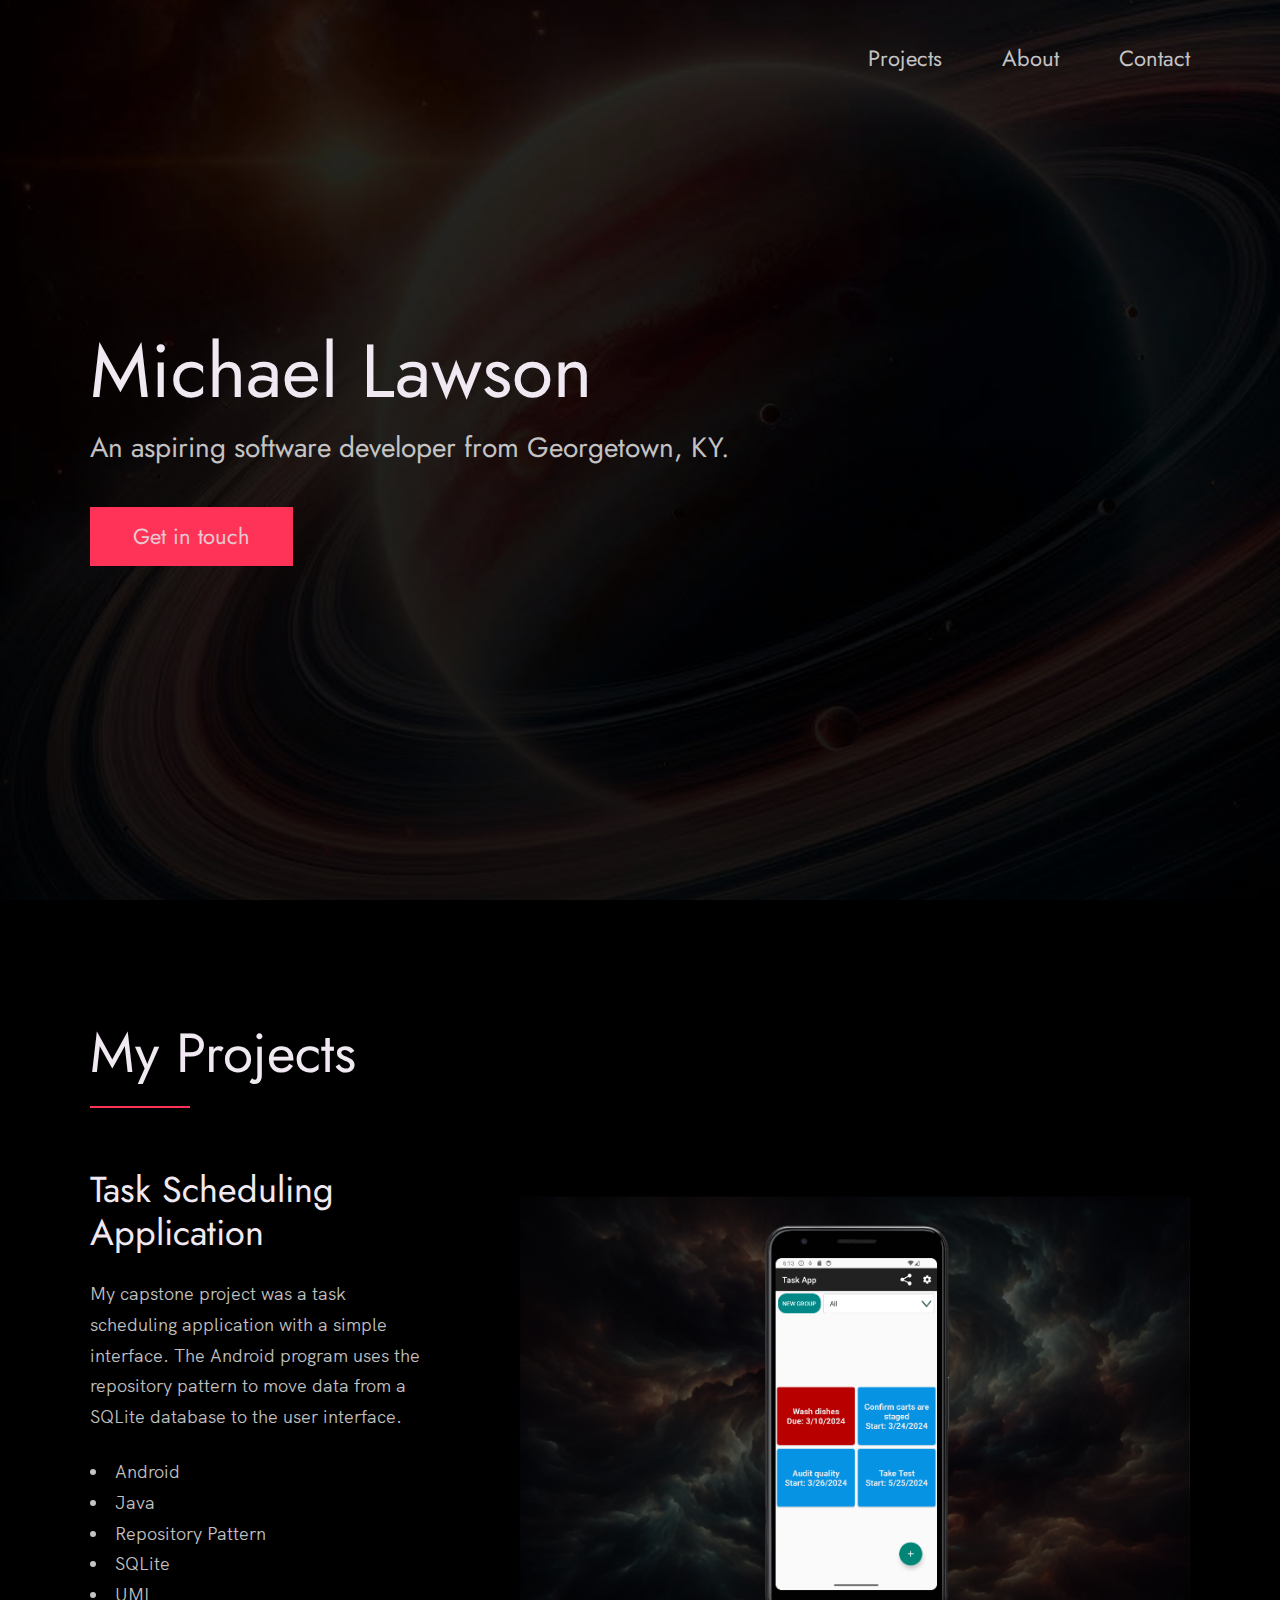
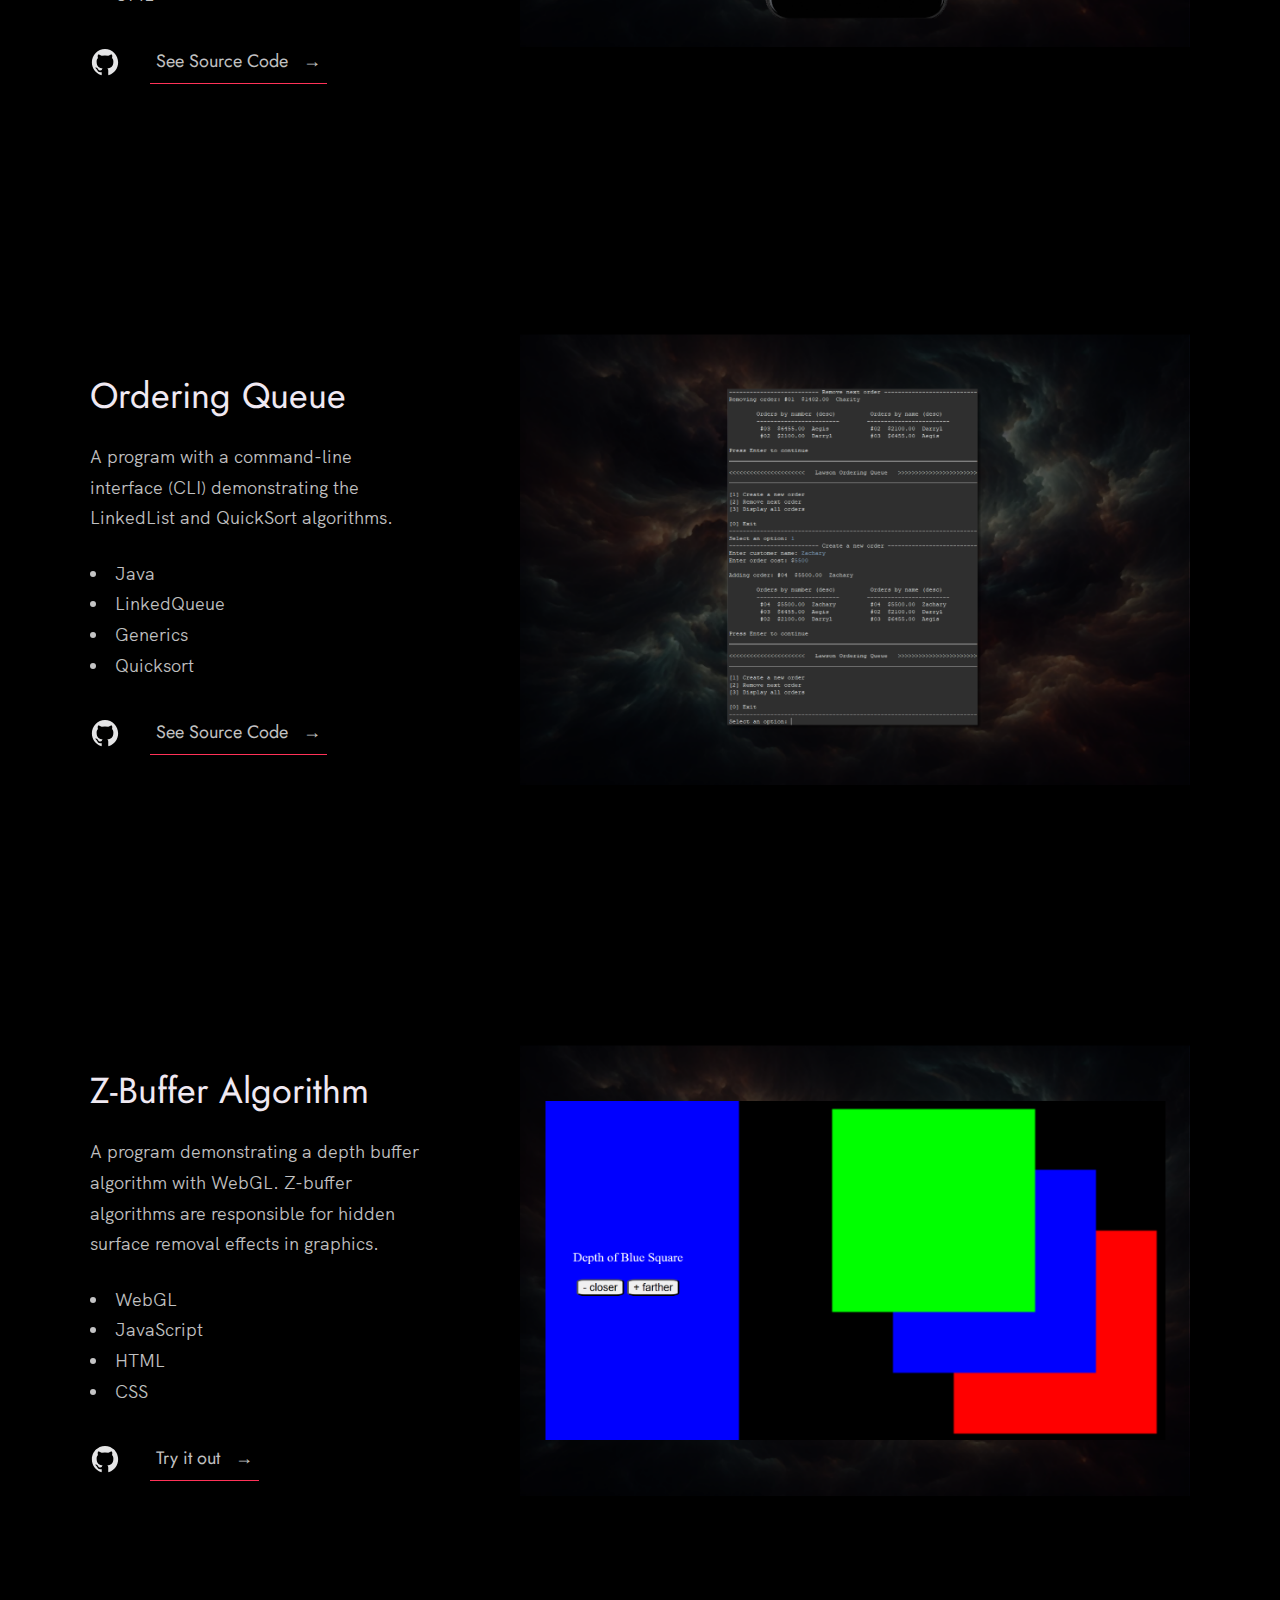
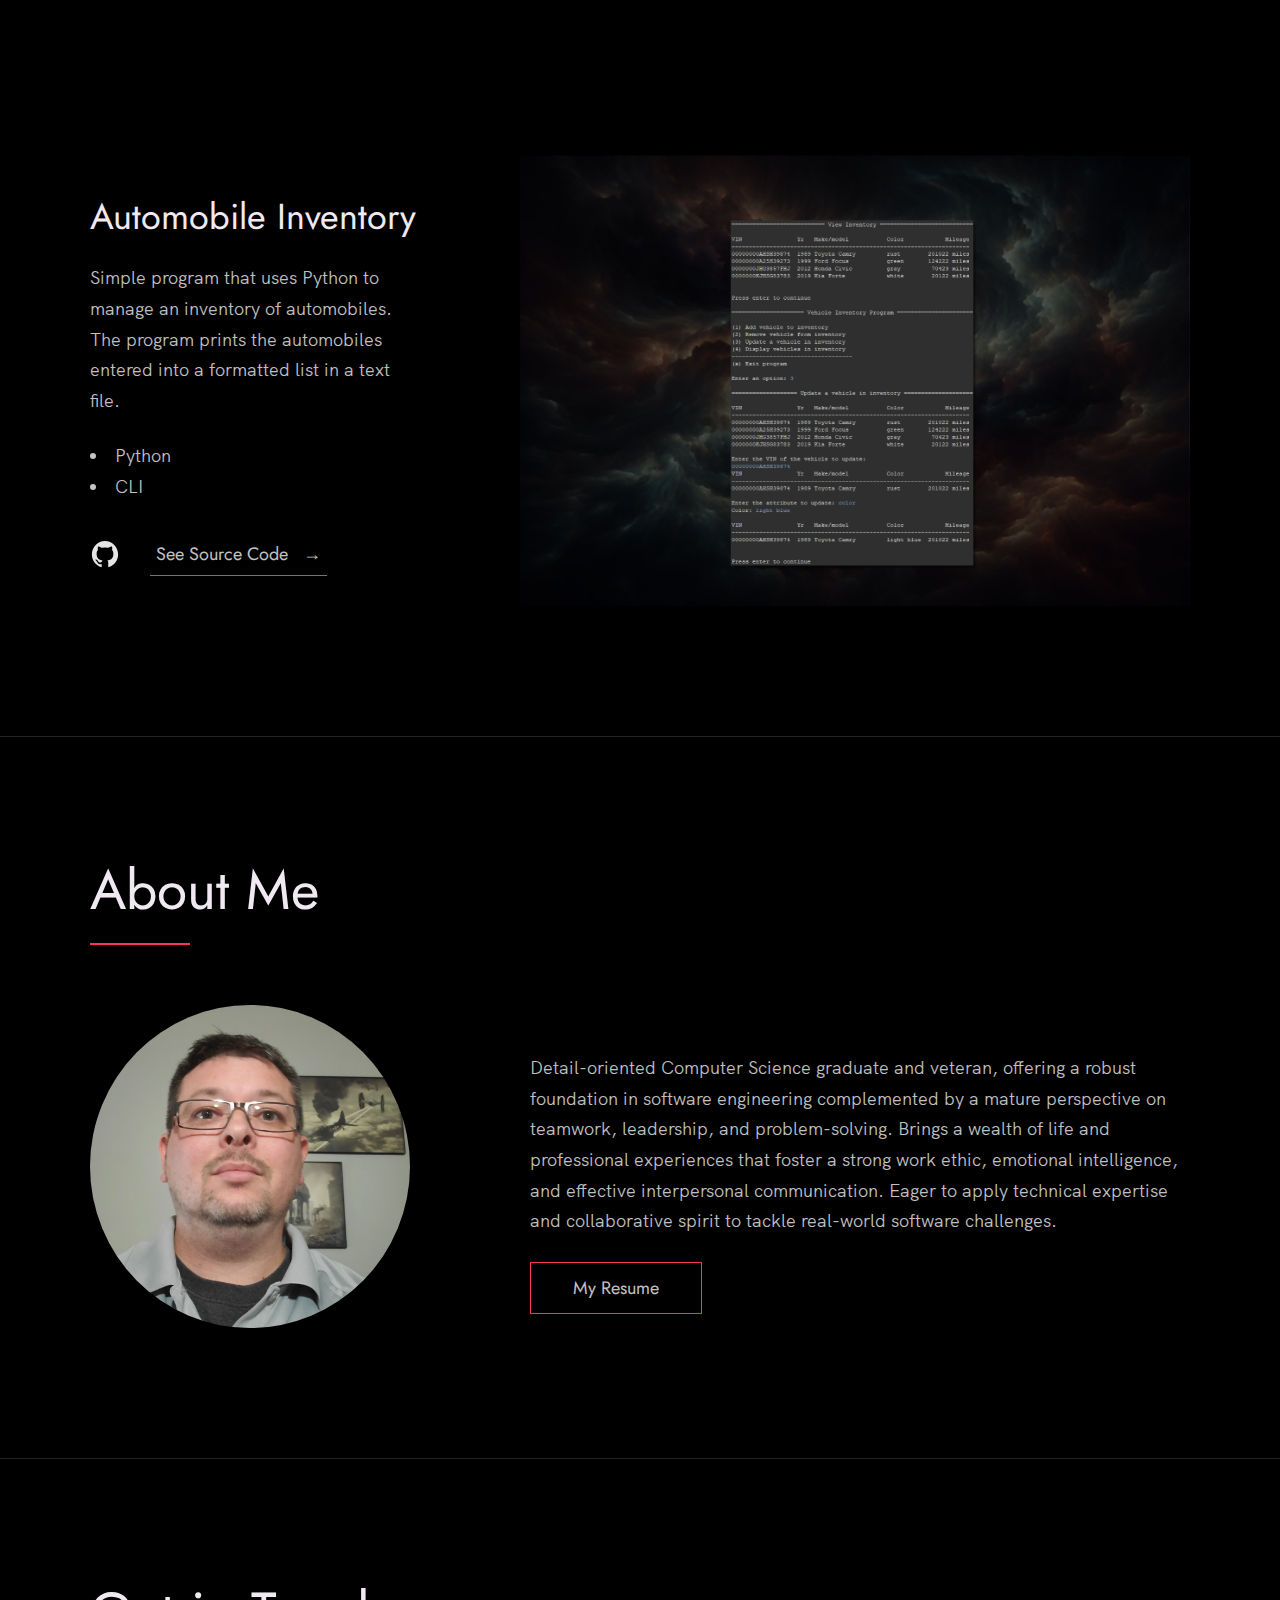
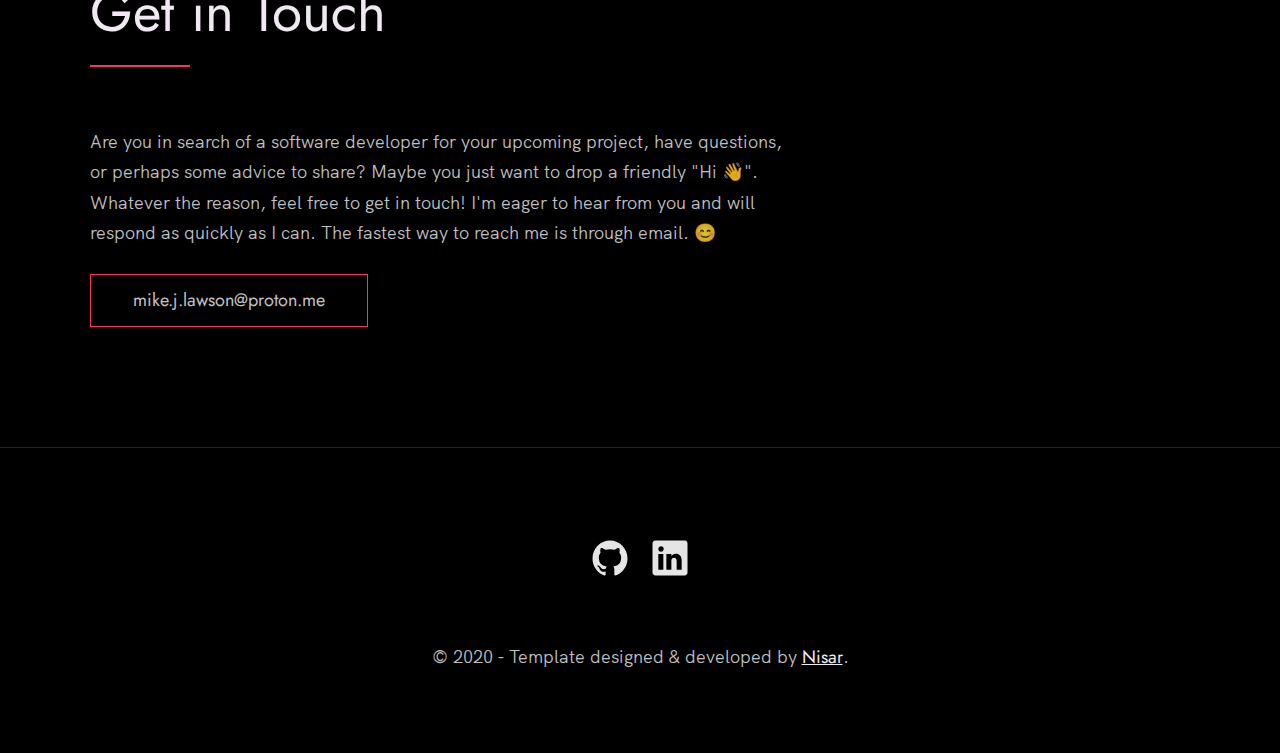
<file: index.html>
<!-- 
  Hello 😊.

  This template is designed and developed by Nisar Hassan Naqvi
  for anyone to use for free or customize the way they like.

  Github Repo: https://github.com/nisarhassan12/portfolio-template/
  My Website: https://nisar.dev

  For business & inquires, contact me => syednisarhassan12@gmail.com
-->

<!DOCTYPE html>
<html lang="en">

<head>
	<meta charset="UTF-8" />
	<meta name="viewport" content="width=device-width, initial-scale=1.0" />
	<link rel="shortcut icon" type="image/png" href="./images/favicon.png" />

	<!-- Put your site title here -->
	<title>
		Michael Lawson | An aspiring software developer.
	</title>

	<meta name="description" content="Add small description of yourslef.">
	<!-- Add some coding keywords below, Ex: (React, CSS etc) -->
	<meta name="keywords" content="Put your name, skills and some coding keywords" />
	<link rel="stylesheet" href="index.css" />
</head>

<body>

	<!-- ***** Header ***** -->

	<header class="header" role="banner" id="top">
		<div class="row">
			<nav class="nav" role="navigation">
				<ul class="nav__items">
					<li class="nav__item"><a href="#work" class="nav__link">Projects</a></li>
					<li class="nav__item">
						<a href="#about" class="nav__link">About</a>
					</li>
					<li class="nav__item">
						<a href="#contact" class="nav__link">Contact</a>
					</li>
				</ul>
			</nav>
		</div>
		<div class="header__text-box row">
			<div class="header__text">
				<h1 class="heading-primary">
					<!-- Replace the following name with your name -->
					<span>Michael Lawson</span>
				</h1>
				<!-- Put a small paragraph about yourself -->
				<p>An aspiring software developer from Georgetown, KY.</p>
				<a href="#contact" class="btn btn--pink">Get in touch</a>
			</div>
		</div>
	</header>

	<main role="main">

		<!-- ***** My Projects ***** -->

		<section class="work" id="work">
			<div class="row">
				<h2>My Projects</h2>
				<div class="work__boxes">


					<!-- Task App -->

					<div class="work__box">
						<div class="work__text">
							<h3>Task Scheduling Application</h3>
							<p>
								My capstone project was a task scheduling application with a simple interface. The 
								Android program uses the repository pattern to move data from a SQLite database to 
								the user interface. 
							</p>
							<ul class="work__list">
								<li>Android</li>
								<li>Java</li>
								<li>Repository Pattern</li>
								<li>SQLite</li>
								<li>UML</li>
							</ul>

							<div class="work__links">
								<a href="https://github.com/Lawsonmj2024/TaskSchedulingApplication">
									<img src="./images/github.svg" class="work__code" title="View Source Code"
										alt="GitHub">
								</a>
								<a href="https://github.com/Lawsonmj2024/TaskSchedulingApplication" class="link__text">
									See Source Code <span>&rarr;</span>
								</a>
							</div>
						</div>
						<div class="work__image-box">
							<img src="./images/project-3.png" class="work__image" alt="Project 3" />
						</div>
					</div>

					<!-- Ordering Queue -->

					<div class="work__box">
						<div class="work__text">
							<h3>Ordering Queue</h3>
							<p>
								A program with a command-line interface (CLI) demonstrating the LinkedList and 
								QuickSort algorithms.
							</p>
							<ul class="work__list">
								<li>Java</li>
								<li>LinkedQueue</li>
								<li>Generics</li>
								<li>Quicksort</li>
							</ul>

							<div class="work__links">
								<a href="https://github.com/Lawsonmj2024/JavaLinkedQueue" title="View Source Code"
									target="_blank">
									<img src="./images/github.svg" class="work__code" alt="GitHub">
								</a>
								<a href="https://github.com/Lawsonmj2024/JavaLinkedQueue" target="_blank"
									class="link__text">
									See Source Code <span>&rarr;</span>
								</a>
							</div>
						</div>
						<div class="work__image-box">
							<img src="./images/project-1.png" class="work__image" alt="Project 1" />
						</div>
					</div>					
					
					<!-- Z Buffer Algorithm -->
					
					<div class="work__box">
						<div class="work__text">
							<h3>Z-Buffer Algorithm</h3>
							<p>
								A program demonstrating a depth buffer algorithm with WebGL. Z-buffer algorithms are 
								responsible for hidden surface removal effects in graphics. 
							</p>
							<ul class="work__list">
								<li>WebGL</li>								
								<li>JavaScript</li>
								<li>HTML</li>
								<li>CSS</li>
							</ul>
					
							<div class="work__links">
								<a href="https://github.com/Lawsonmj2024/ZBufferAlgorithm">
									<img src="./images/github.svg" class="work__code" title="View Source Code"
										alt="GitHub">
								</a>
								<a href="./webgl/zbufferdemo.html" class="link__text">
									Try it out <span>&rarr;</span>
								</a>
							</div>
						</div>
						<div class="work__image-box">
							<img src="./images/project-4.png" class="work__image" alt="Project 2" />
						</div>
					</div>

					<!-- Automobile Inventory -->

					<div class="work__box">
						<div class="work__text">
							<h3>Automobile Inventory</h3>
							<p>
								Simple program that uses Python to manage an inventory of automobiles. The program 
								prints the automobiles entered into a formatted list in a text file.
							</p>
							<ul class="work__list">
								<li>Python</li>
								<li>CLI</li>
							</ul>

							<div class="work__links">
								<a href="https://github.com/Lawsonmj2024/AutomobileInventory">
									<img src="./images/github.svg" class="work__code" title="View Source Code"
										alt="GitHub">
								</a>
								<a href="https://github.com/Lawsonmj2024/AutomobileInventory" class="link__text">
									See Source Code <span>&rarr;</span>
								</a>
							</div>
						</div>
						<div class="work__image-box">
							<img src="./images/project-2.png" class="work__image" alt="Project 2" />
						</div>
					</div>

					<!-- Next Project -->

				</div>
			</div>
		</section>

		<!-- ***** About ***** -->

		<section class="about" id="about">
			<div class="row">
				<h2>About Me</h2>
				<div class="about__content">
					<div class="about__text">
						<!-- Replace the below paragraph with info about yourself -->
						<p>
							Detail-oriented Computer Science graduate and veteran, offering a robust foundation in
							software engineering
							complemented by a mature perspective on teamwork, leadership, and problem-solving. Brings a
							wealth of life
							and professional experiences that foster a strong work ethic, emotional intelligence, and
							effective interpersonal
							communication. Eager to apply technical expertise and collaborative spirit to tackle
							real-world software challenges.
						</p>
						<!-- Provide a link to your resume -->
						<a href="./resume.pdf" class="btn">My Resume</a>
					</div>

					<div class="about__photo-container">
						<!-- Add a nice photo of yourself -->
						<img class="about__photo" src="./images/my-photo.jpg" alt="" />
					</div>
				</div>
			</div>
		</section>
	</main>

	<!-- ***** Contact ***** -->

	<section class="contact" id="contact">
		<div class="row">
			<h2>Get in Touch</h2>
			<div class="contact__info">
				<p>
					Are you in search of a software developer for your upcoming project, have questions, or perhaps some advice to share? 
					Maybe you just want to drop a friendly "Hi 👋". Whatever the reason, feel free to get in touch! I'm eager to hear from 
					you and will respond as quickly as I can. The fastest way to reach me is through email. 😊
				</p>
				<!-- Replace the email with yours -->
				<a href="mailto:mike.j.lawson@proton.me" class="btn">mike.j.lawson@proton.me</a>
			</div>
		</div>
	</section>

	<!-- ***** Footer ***** -->

	<footer role="contentinfo" class="footer">
		<div class="row">
			<!-- Update the links to point to your accounts -->
			<ul class="footer__social-links">
				<li class="footer__social-link-item">

					<!-- GitHub Account -->

					<a href="https://github.com/Lawsonmj2024" title="Link to Github Profile">
						<img src="./images/github.svg" class="footer__social-image" alt="Github">
					</a>
				</li>
				<li class="footer__social-link-item">

					<!-- LinkedIn Account -->

					<a href=https://www.linkedin.com/in/michael-lawson-b5376b250/">
						<img src="./images/linkedin.svg" title="Link to Linkedin Profile" class="footer__social-image"
							alt="Linkedin">
					</a>
				</li>
			</ul>

			<!-- If you give me some credit by keeping the below paragraph, will be huge for me 😊 Thanks. -->

			<p>
				&copy; 2020 - Template designed & developed by <a href="https://nisar.dev" class="link">Nisar</a>.
			</p>
			<div class="footer__github-buttons">
				<iframe
					src="https://ghbtns.com/github-btn.html?user=nisarhassan12&repo=portfolio-template&type=watch&count=true"
					frameborder="0" scrolling="0" width="170" height="20" title="Watch Portfolio Template on GitHub">
				</iframe>
			</div>
		</div>
	</footer>

	<a href="#top" class="back-to-top" title="Back to Top">
		<img src="./images/arrow-up.svg" alt="Back to Top" class="back-to-top__image" />
	</a>
	<script src="./index.js"></script>
</body>

</html>
</file>
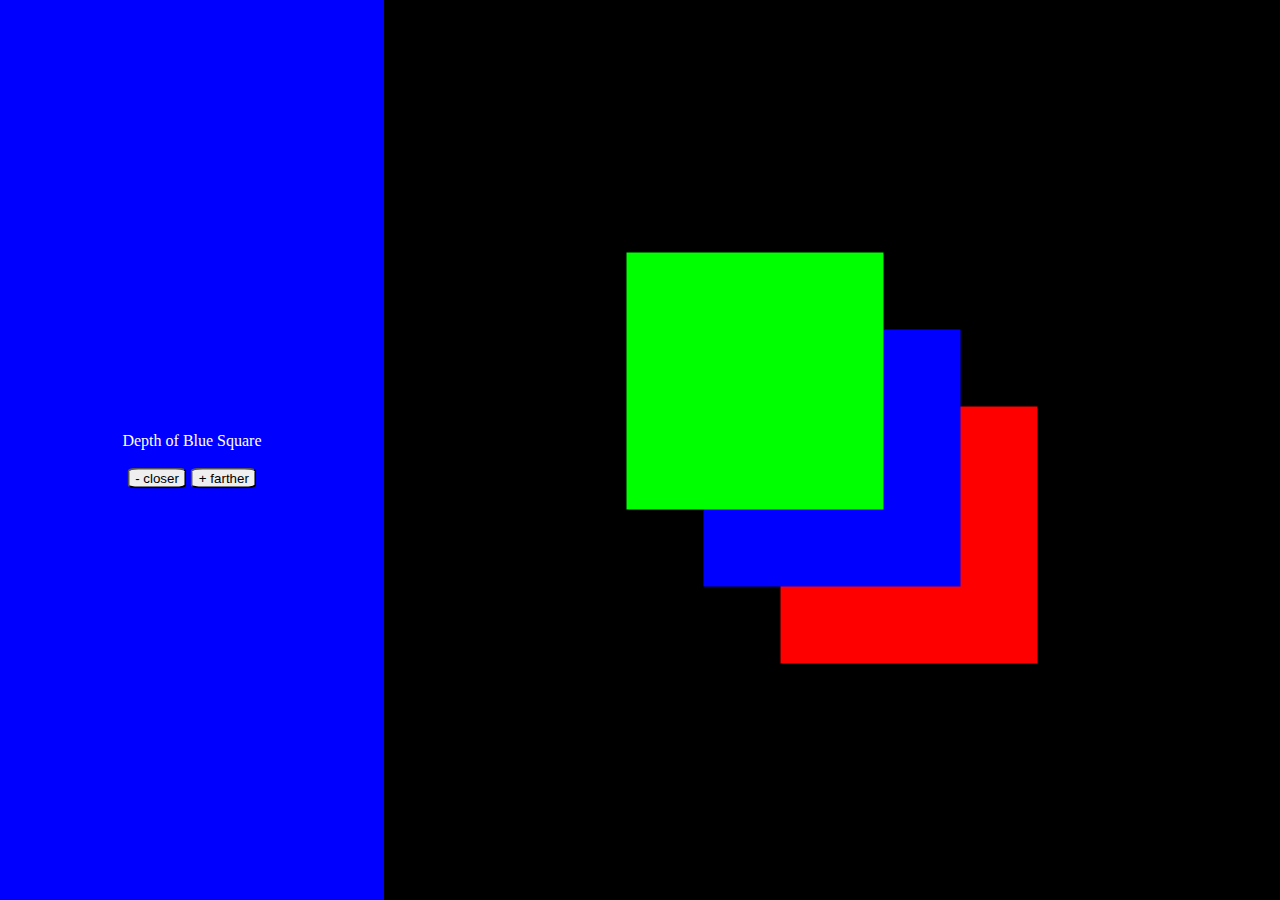
<file: webgl/zbufferdemo.html>
<!DOCTYPE html>
<html>
<head>
<meta charset="UTF-8">

<!-- CSS used for div behavior -->
<link rel="stylesheet" href="common/mystyles.css">

<!-- Common functions and Shader initialization -->
<script type="text/javascript" src="common/MVnew.js"></script>
<script type="text/javascript" src="common/initShaders.js"></script>

<!-- Main graphics program -->
<script type="text/javascript" src="draw.js"></script>

<!-- Simple fragment shader -->
<script id="fragment-shader" type="x-shader/x-fragment">
#version 300 es
precision mediump float;

in vec4 vColor;
out vec4 fColor;

void main()
{
	fColor = vColor;
}
</script>

<!-- Simple vertex shader -->
<script id="vertex-shader" type="x-shader/x-vertex">
#version 300 es

in vec4 aPosition;
in vec4 aColor;

out vec4 vColor;

void main()
{
	gl_PointSize = 1.0;
	gl_Position = aPosition;
	vColor = aColor;
}
</script>
<title>Z BUFFER</title>
</head>

<body>
<!-- Two buttons are used to control depth value of a square, 
		placed on left side of screen -->
<div class="split left">
	<div class="center">
		<div class="tab">
			Depth of Blue Square <br /> <br />
			<div class="row">
				<p>
					<button id="Button1" class="ud">- closer</button>
					<button id="Button0" class="ud">+ farther</button>
				</p>
			</div>
		</div>
	</div>
</div>

<!-- Canvas is on right side of screen -->
<div class="split right">
	<div class="center">
		<canvas id="gl-canvas" width="512" height="512" style="background-color: black;">
		Oops ... your browser doesn't support the HTML5 canvas element
		</canvas>
	</div>
</div>
</body>
</html>
</file>
<file: index.css>
/* --------------------------------------- */
/* ----- Basic Setup ----- */
/* --------------------------------------- */

@font-face {
    font-family: 'Hk Grotesk';
    font-style: normal;
    font-weight: 400;
    src: url('./fonts/HKGrotesk-Regular.woff') format('woff');
}

@font-face {
    font-family: 'Jost';
    font-style: normal;
    font-weight: 400;
    src: url('./fonts/Jost-Regular.ttf') format('woff');
}

* {
    margin: 0;
    padding: 0;
    box-sizing: inherit;
}

:root {
    --font-size-small: 1.8rem;
    --font-size-normal: 2.2rem;
    --font-size-medium: 2.8rem;
    --font-size-medium-1: 3.6rem;
    --font-size-large: 5.5rem;
    --font-size-huge: 7.5rem;
    --font-stack: 'Hk Grotesk', sans-serif;

    --line-height-normal: 1.7;
    --line-height-small: 1.2;

    --black: #000;
    --pink: #ff3258;
    --white: #f0e9f2;
    --white-1: #e5e5e6da;


    --container-max-width: 1180px;
    --container-normal-width: 800px;
    --container-medium-width: 700px; 
    --container-small-width: 500px;

    --gutter-huge: 12rem;
    --gutter-medium: 6rem;
    --gutter-normal: 3rem;
    --gutter-small-1: 2.5rem;
    --gutter-small: 2rem;

    --border-light: 1px solid rgb(36, 35, 35);
}

html {
    font-size: 62.5%; /* (16/10)*100 = 62.5% => 1rem = 10px */
    box-sizing: border-box;
    scroll-behavior: smooth;
}

@media(max-width: 1000px) {
    html {
        font-size: 52%;
    }
}

body {
    font-size: var(--font-size-small);
    font-family: var(--font-stack);
    font-weight: 400;
    color: var(--white-1);
    line-height: var(--line-height-normal);
    background: var(--black);
    overflow-x: hidden;
}

.row {
    max-width: var(--container-max-width);
    margin: 0 auto;
}

@media(max-width: 1340px) {
    .row {
        max-width: 1100px;
    }
}

@media(max-width: 1240px) {
    .row {
        padding: 0 var(--gutter-medium);
    }
}

@media(max-width: 600px) {
    .row {
        padding: 0 var(--gutter-normal);
    }
}

@media(max-width: 600px) {
    .row {
        padding: 0 var(--gutter-small);
    }
}

section {
    padding: var(--gutter-huge) 0;
    border-bottom: var(--border-light);
}

img {
    object-fit: contain;
    max-width: 100%;
}

/* --------------------------------------- */
/* ----- Headlines and Paragraphs ----- */
/* --------------------------------------- */

h1,
h2,
h3 {
    font-family: 'Jost', sans-serif;
    font-weight: 400;
    line-height: var(--line-height-small);
    color: var(--white);
}

.heading-primary {
    line-height: 1;
    font-size: var(--font-size-huge);
    font-weight: 400;
}

@media(max-width: 900px) {
    .heading-primary {
        font-size: 6.5rem;
    }
}

h2 {
    font-size: var(--font-size-large);
    margin-bottom: var(--gutter-medium);
}

h2::after {
    content: '';
    display: block;
    height: 2px;
    width: 10rem;
    background: var(--pink);
    margin: var(--gutter-small) 0;
}

h3 {
    font-size: var(--font-size-medium-1);
    margin-bottom: var(--gutter-small);
}

@media(max-width: 500px) {
    .heading-primary {
        font-size: var(--font-size-large);
    }

    h2 {
        font-size: var(--font-size-medium-1);
    }

    h3 {
        font-size: var(--font-size-medium);
    }
}

p {
    margin: var(--gutter-small-1) 0;
}

@media(max-width: 900px) {
    p { 
        max-width: var(--container-small-width);
    }
}

/* --------------------------------------- */
/* ----- Buttons and Links ----- */
/* --------------------------------------- */

a {
    color: var(--white);
    font-weight: 400;
    font-family: 'Jost', sans-serif;
    transition: all .2s;
    outline: 2px solid transparent;
}

::-moz-focus-inner {
    border: 0;
}

button:focus,
a:focus {
    outline: 2px solid var(--pink);
}

body:not(.user-is-tabbing) button:focus,
body:not(.user-is-tabbing) a:focus {
    outline: none;
}

.link:hover {
    color: var(--pink);
}

.btn {
    position: relative;
    display: inline-block;
    padding: 1rem 4.2rem;
    text-decoration: none;
    color: inherit;
    border: 1px solid  var(--pink);
    font-weight: 400;
}

.btn:focus {
    outline: none;
}

.btn::after {
    content: '';
    display: block;
    position: absolute;
    top: 0;
    left: 0;
    right: 100%;
    background: var(--white);
    height: 100%;
    z-index: -1;
    transition: all 0.2s cubic-bezier(1, 0.68, 0.16, 0.9);
}

.btn:hover::after,
.btn:focus::after {
    right: 0;
    background: var(--pink);
}

.btn--pink {
    background: var(--pink);
    transition: all 0.2s;
}

.btn--pink::after {
    display: none;
}

.btn--pink:hover,
.btn--pink:focus {
    background: transparent;
}

.link__text {
    position: relative;
    display: inline-block;
    padding: .6rem;
    color: inherit;
    text-decoration: none;
    border-bottom: 1px solid var(--pink);
    margin-left: var(--gutter-normal);
}

.link__text::after {
    content: '';
    display: block;
    position: absolute;
    top: 0;
    left: 0;
    right: 100%;
    background: var(--white);
    height: 100%;
    z-index: -1;
    transition: all 0.2s cubic-bezier(1, 0.68, 0.16, 0.9);
}

.link__text:focus {
    outline: none;
}

.link__text:hover::after,
.link__text:focus:after {
    right: 0;
    background: var(--pink);
}

.link__text span {
    padding-left: 1rem;
    font-family: sans-serif;
}

/* ----- Back to Top ----- */

.back-to-top {
    position: fixed;
    bottom: 4rem;
    right: 4rem;
    display: flex;
    justify-content: center;
    align-items: center;
    height: 5.5rem;
    width: 5.5rem;
    background-color: var(--pink);
    border-radius: 50%;
    z-index: 10;
    visibility: hidden;
    transition: all .4s;
}

.back-to-top__image {
    height: 70%;
}

@media(max-width: 900px) {
    .back-to-top {
        right: 2rem;
    }
}

@media(max-width: 500px) {
    .back-to-top {
        right: 1rem;
    }
}

/* --------------------------------------- */
/* ----- Navigation ----- */
/* --------------------------------------- */

.nav {
    display: flex;
    justify-content: flex-end;
    padding: var(--gutter-normal) 0;
}

.nav__items {
    display: flex;
    list-style: none;
}

.nav__item:not(:last-child) {
    margin-right: var(--gutter-medium);
}

@media(max-width: 500px) {
    .nav {
        justify-content: center;
    }
}

@media(max-width: 400px) {
    .nav__item:not(:last-child) {
        margin-right: var(--gutter-normal);
    }
}

@media(max-width: 300px) {
    .nav {
        font-size: var(--font-size-small);
    }
}

.nav__link {
    position: relative;
    display: inline-block;
    padding: 1rem 0;
    text-decoration: none;
    color: inherit;
    transition: all .2s;
}

.nav__link::after {
    content: '';
    position: absolute;
    bottom: 0;
    left: 0;
    right: 100%;
    display: inline-block;
    height: 1rem;
    background: var(--white);
    transition: all 0.25s cubic-bezier(1, 0.68, 0.16, 0.9);
}

.nav__link:hover {
    color: var(--pink);
}

.nav__link:hover::after {
    right: 0;
    height: 2px;
    background: var(--pink);
}

/* --------------------------------------- */
/* ----- Header ----- */
/* --------------------------------------- */

.header {
    background: linear-gradient(rgba(0,0,0, .1), rgba(0,0,0, .4)), 
        url('./images/header.jpg');
    height: 100vh;
    background-size: cover;
    background-position: center;
    background-attachment: fixed;
    font-size: var(--font-size-normal);
}

.header__text {
    position: absolute;
    top: 50%;
    transform: translateY(-50%);
}

.header__text p {
    margin: 1.5rem 0 3.5rem;
    max-width: var(--container-medium-width);
    font-family: 'Jost', sans-serif;
    font-size: var(--font-size-medium);
}

@media(max-width: 500px) {
    .header {
        text-align: center;
    }

    .header__text p {
        transform: scale(.8);
    }
}

/* --------------------------------------- */
/* ----- Work ----- */
/* --------------------------------------- */

.work__box {
    display: flex;
    align-items: center;
}

@media(max-width: 900px) {
    .work__box {
        align-items: initial;
        flex-direction: column-reverse;
    }
}

.work__box:not(:last-child) {
    margin-bottom: 25rem;
}

@media(max-width: 500px) {
    .work__box:not(:last-child) {
        margin-bottom: 20rem;
    }
}

.work__links {
    display: flex;
    align-items: center;
}

.work__text {
    flex: 0 0 30%;
}

.work__list {
    /* list-style-type: square; */
    list-style-position: inside;
    margin-bottom: var(--gutter-normal);
}

.work__code {
    display: block;
    height: 3rem;
    /* margin-left: var(--gutter-normal); */
    transition: all .3s;
}

.work__code:hover {
    transform: scale(1.2);
}

.work__image-box {
    margin-bottom: var(--gutter-normal);
}

@media(min-width: 901px) {
    .work__image-box {
        flex: 1;
        margin: 0 0 0 10rem;
    }
}

@media(max-width: 900px) {
    .work__code {
        height: 4rem;
    }
}

/* --------------------------------------- */
/* ----- Clients ----- */
/* --------------------------------------- */

.client__logos {
    display: flex;
    justify-content: space-between;
    filter: invert(100%) grayscale(100%) opacity(.8);
}

.client__logo {
    height: 6.5rem;
    max-width: 18rem;
}

@media(max-width: 1240px) {
    .client__logos {
        overflow-x: scroll;
        padding: var(--gutter-normal);
    }

    .client__logo:not(:last-of-type) {
        margin-right: var(--gutter-medium);
    }
}

/* --------------------------------------- */
/* ----- About ----- */
/* --------------------------------------- */

.about__content {
    display: flex;
    flex-direction: row-reverse;
    align-items: center;
}

@media(max-width: 900px) {
    .about__content {
        flex-direction: column-reverse;
        align-items: initial;
    }
}

.about__photo {
    border-radius: 50%;
}

.about__photo-container {
    margin-bottom: var(--gutter-normal);
}

@media(min-width: 901px) {
    .about__text {
        flex: 0 0 60%;
    }
    
    .about__photo-container {
        flex: 1;
        margin: 0 var(--gutter-huge) 0 0;
    }
}

/* --------------------------------------- */
/* ----- Contact ----- */
/* --------------------------------------- */

.contact__info {
    max-width: var(--container-medium-width);
}

/* --------------------------------------- */
/* ----- Footer ----- */
/* --------------------------------------- */

.footer {
    text-align: center;
    padding: var(--gutter-medium) 0 var(--gutter-normal);
}

.footer__social-links {
    display: flex;
    justify-content: center;
    padding: var(--gutter-normal) 0;
    list-style: none;
}

.footer__social-link-item:not(:last-of-type) {
    margin-right: var(--gutter-small);
}

.footer__social-image {
    height: 4rem;
}

.footer__github-buttons {
    display: flex;
    justify-content: center;
}

.footer__github-buttons iframe {
    height: 2.5rem;
    width: 84px;
    transform: translateY(3px);
}

@media(max-width: 500px) {
    .footer {
        padding: var(--gutter-medium) 0;
    } 
}
</file>
<file: webgl/common/mystyles.css>
@charset "UTF-8";

.split {
	height: 100%;
	position: fixed;
	z-index: 1;
	top: 0;
	overflow-x: hidden;
	padding-top: 20px;
}

.left {
	width: 30%;
	left: 0;
	background-color: blue;
	color: white;
}

.right {
	width: 70%;
	right: 0;
	background-color: black;
}

.center {
	position: absolute;
	top: 50%;
	left: 50%;
	transform: translate(-50%, -50%);
}
.tab {
	display: table;
	text-align: center;
}
.row {
	display: table-row;
}

.col {
	display: table-column;
}

label {
	display: inline-block;
	font-weight: bold;
	font-size: 20px;
	width: 30%;
	text-align: center;
}

.ud {
	display: inline-block;
	border-radius: 18%;
}

br {
	display: table-row;
}

p {
	display: table-cell;
}
</file>
